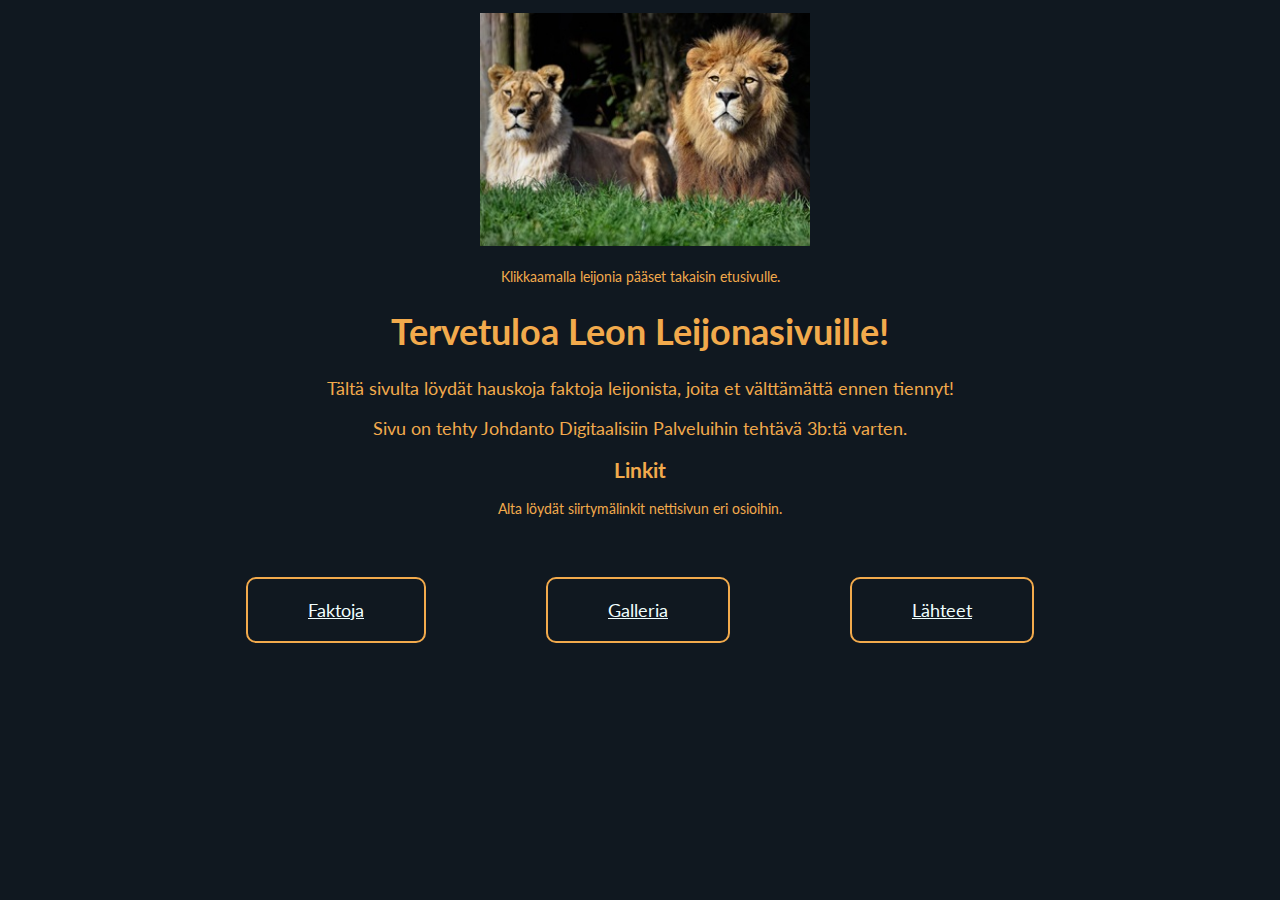
<file: index.html>
<!doctype html>
<html lang="fi">
<head>
  <meta charset="utf-8">
  <meta name="viewport" content="width=device-width, initial-scale=1">
  <title>Leon Leijonasivut</title>
  <link rel="stylesheet" href="tyyli.css">
</head>


<body>
  <header>
    <div>
      <a href="index.html">
        <div> <img src="kuvat/jellona.jpg" alt="leijona" class="pääsivunleijona"></div>
      </a>
    <div>
      <p>Klikkaamalla leijonia pääset takaisin etusivulle.</p>
    </div>
    </div>
  </header>

  <main>
    <div class="container hero">
      <section>
        <div class="indexinfo">
        <h1>Tervetuloa Leon Leijonasivuille!</h1>
        <p>Tältä sivulta löydät hauskoja faktoja leijonista, joita et välttämättä ennen tiennyt!</p>
        <p>Sivu on tehty Johdanto Digitaalisiin Palveluihin tehtävä 3b:tä varten.
        </p>
        </div>
        <div class="grid">
          <div class="card">
            <h2>Linkit</h2>
            <p>Alta löydät siirtymälinkit nettisivun eri osioihin.
            </p>
          </div>
        </div>
      </section>

      <aside>
        <div class="linkit">
          <ul>
            <li><a href="faktasivu.html">Faktoja</a></li>
            <li><a href="galleriasivu.html">Galleria</a></li>
            <li><a href="lahdesivu.html">Lähteet</a></li>
          </ul>
        </div>
      </aside>
    </div>
  </main>
  </body>
</file>
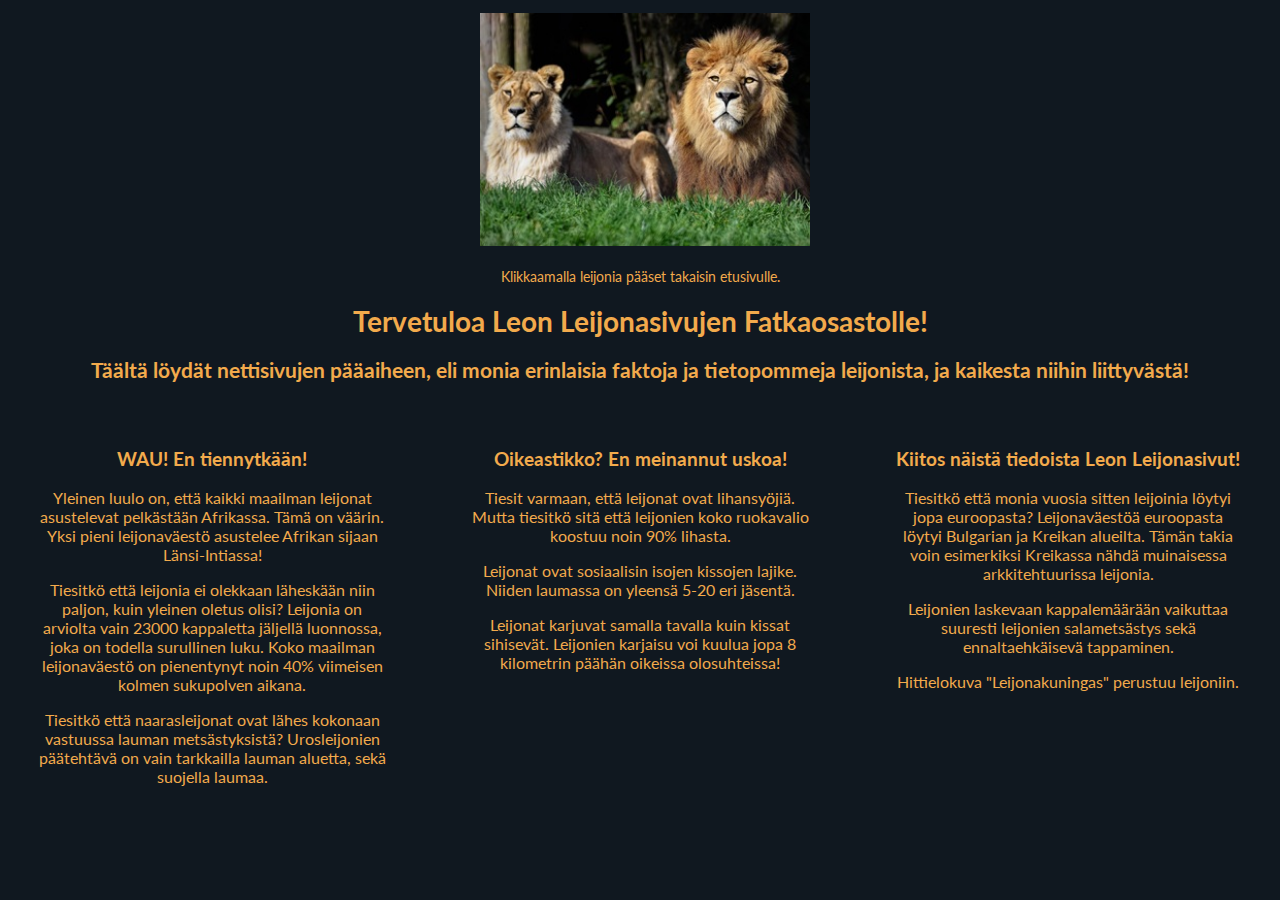
<file: faktasivu.html>
<!doctype html>
<html lang="fi">
<head>
  <meta charset="utf-8">
  <meta name="viewport" content="width=device-width, initial-scale=1">
  <title>Leon Leijonasivut - Faktat</title>
  <link rel="stylesheet" href="tyyli.css">
</head>

<body>
  <header>
    <div>
      <a href="index.html">
        <div> <img src="kuvat/jellona.jpg" alt="leijona" class="pääsivunleijona"></div>
      </a>
    <div>
      <p>Klikkaamalla leijonia pääset takaisin etusivulle.</p>
    </div>
    </div>
  </header>
  <main>
    <div class="tervetuloa">
      <h1>Tervetuloa Leon Leijonasivujen Fatkaosastolle!</h1>
        <h2>Täältä löydät nettisivujen pääaiheen, eli monia erinlaisia faktoja ja tietopommeja leijonista, ja kaikesta niihin liittyvästä!</h2>
    </div>
  <div class="faktat">
      <div class="f1">
        <h3>WAU! En tiennytkään!</h3>
        <p>Yleinen luulo on, että kaikki maailman leijonat asustelevat pelkästään Afrikassa. Tämä on väärin. Yksi pieni leijonaväestö asustelee Afrikan sijaan Länsi-Intiassa!</p>
        <p>Tiesitkö että leijonia ei olekkaan läheskään niin paljon, kuin yleinen oletus olisi? Leijonia on arviolta vain 23000 kappaletta jäljellä luonnossa, joka on todella surullinen luku. Koko maailman leijonaväestö on pienentynyt noin 40% viimeisen kolmen sukupolven aikana.</p>
        <p>Tiesitkö että naarasleijonat ovat lähes kokonaan vastuussa lauman metsästyksistä? Urosleijonien päätehtävä on vain tarkkailla lauman aluetta, sekä suojella laumaa.</p>
      </div>
      <div class="f2">
        <h3>Oikeastikko? En meinannut uskoa!</h3>
        <p>Tiesit varmaan, että leijonat ovat lihansyöjiä. Mutta tiesitkö sitä että leijonien koko ruokavalio koostuu noin 90% lihasta.</p>
        <p>Leijonat ovat sosiaalisin isojen kissojen lajike. Niiden laumassa on yleensä 5-20 eri jäsentä.</p>
        <p>Leijonat karjuvat samalla tavalla kuin kissat sihisevät. Leijonien karjaisu voi kuulua jopa 8 kilometrin päähän oikeissa olosuhteissa!</p>
      </div>
      <div class="f3">
        <h3>Kiitos näistä tiedoista Leon Leijonasivut!</h3>
        <p>Tiesitkö että monia vuosia sitten leijoinia löytyi jopa euroopasta? Leijonaväestöä euroopasta löytyi Bulgarian ja Kreikan alueilta. Tämän takia voin esimerkiksi Kreikassa nähdä muinaisessa arkkitehtuurissa leijonia.</p>
        <p>Leijonien laskevaan kappalemäärään vaikuttaa suuresti leijonien salametsästys sekä ennaltaehkäisevä tappaminen.</p>
        <p>Hittielokuva "Leijonakuningas" perustuu leijoniin.</p>
      </div>
  </div>
  </main>
</body>
</file>
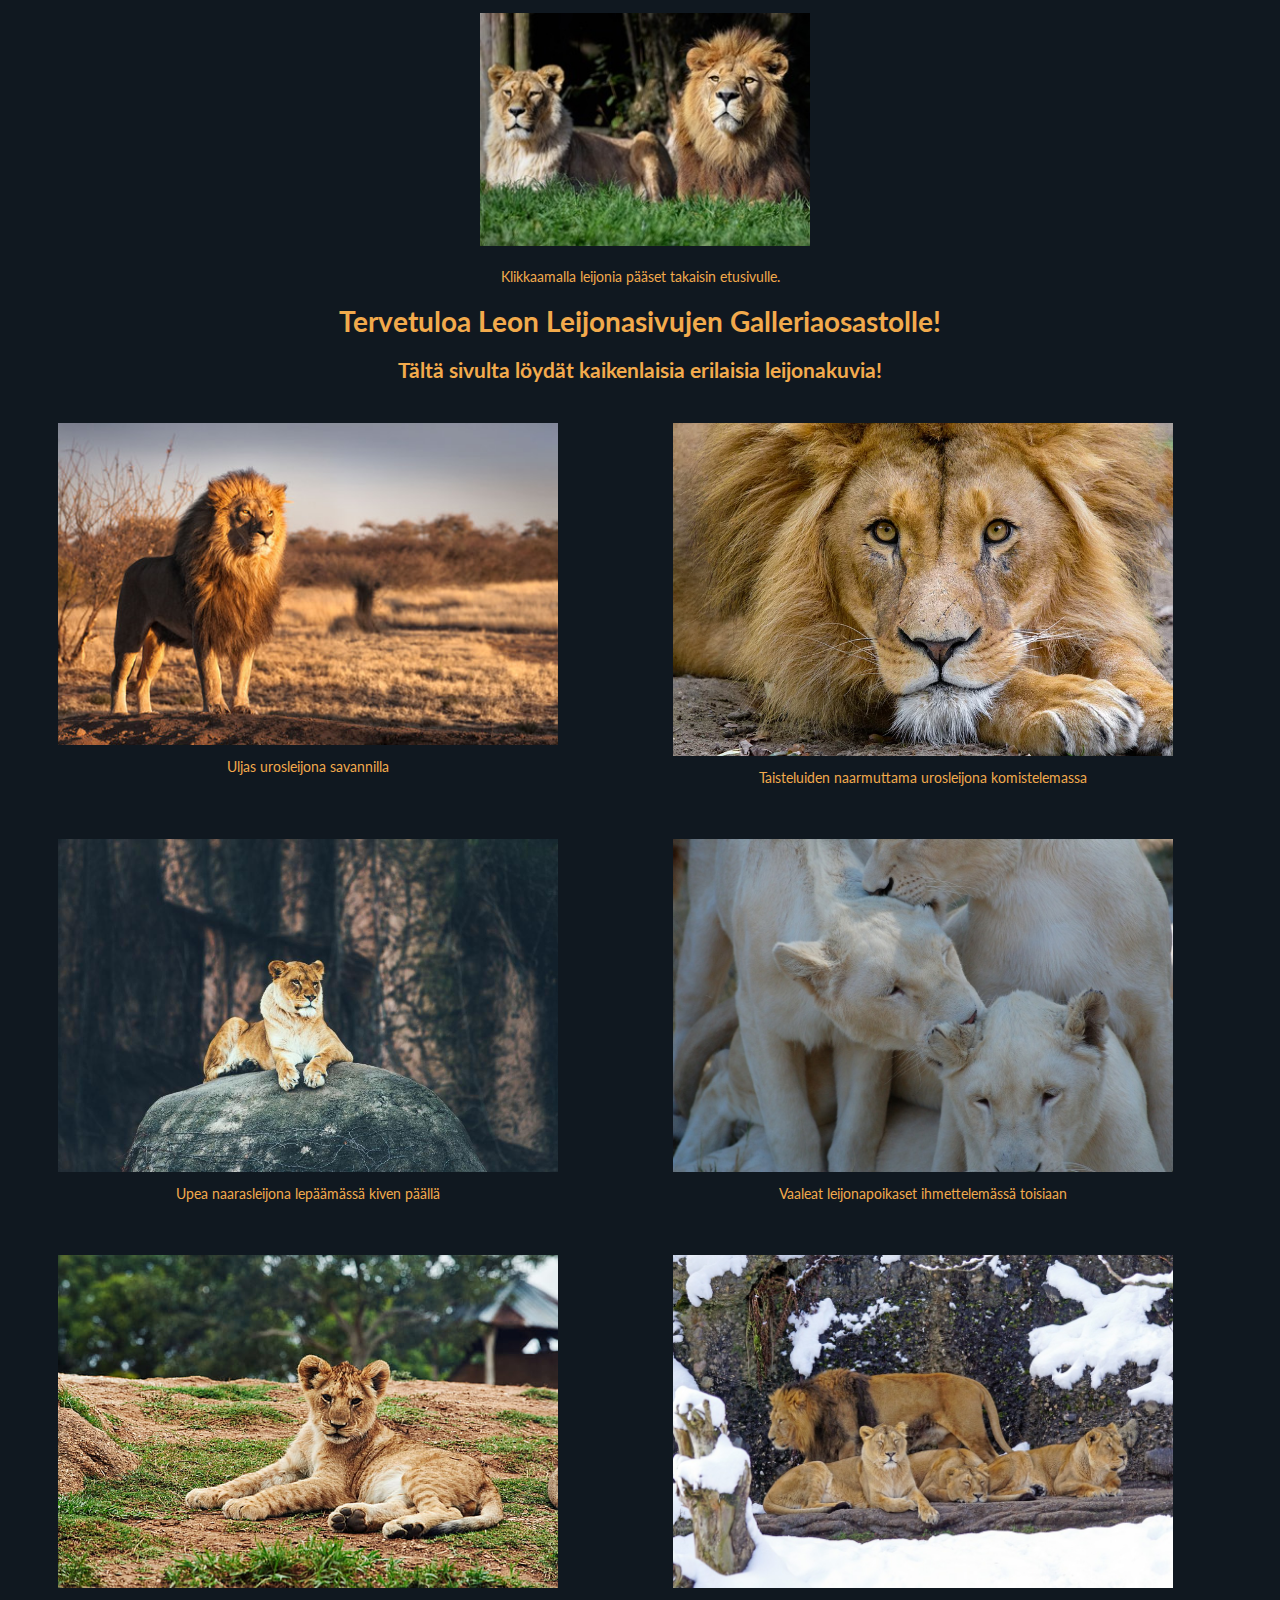
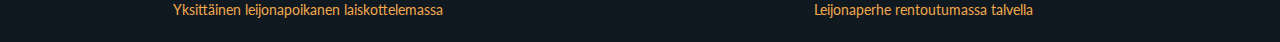
<file: galleriasivu.html>
<!doctype html>
<html lang="fi">
<head>
  <meta charset="utf-8">
  <meta name="viewport" content="width=device-width, initial-scale=1">
  <title>Leon Leijonasivut - Galleria</title>
  <link rel="stylesheet" href="tyyli.css">
</head>

<body>
  <header>
    <div>
      <a href="index.html">
        <div> <img src="kuvat/jellona.jpg" alt="leijona" class="pääsivunleijona"></div>
      </a>
    <div>
      <p>Klikkaamalla leijonia pääset takaisin etusivulle.</p>
    </div>
    </div>
  </header>
  <main>
    <h1>Tervetuloa Leon Leijonasivujen Galleriaosastolle!</h1>
      <h2>Tältä sivulta löydät kaikenlaisia erilaisia leijonakuvia!</h2>
    <div class="galleria">
      <figure>
        <img src="kuvat/jellona2.jpg" alt="kuva1">
        <figcaption>Uljas urosleijona savannilla</figcaption>
      </figure>
      <figure>
        <img src="kuvat/jellona3.jpeg" alt="kuva2">
        <figcaption>Taisteluiden naarmuttama urosleijona komistelemassa</figcaption>
      </figure>
      <figure>
        <img src="kuvat/jellona4.jpg" alt="kuva3">
        <figcaption>Leijonalauma pitämässä yhtä</figcaption>
      </figure>
      <figure>
        <img src="kuvat/jellona5.jpg" alt="kuva4">
        <figcaption>Upea naarasleijona lepäämässä kiven päällä</figcaption>
      </figure>
      <figure>
        <img src="kuvat/jellona6keskelle.jpg" alt="kuva5">
        <figcaption>Vaaleat leijonapoikaset ihmettelemässä toisiaan</figcaption>
      </figure>
      <figure>
        <img src="kuvat/jellona7.jpg" alt="kuva6">
        <figcaption>Naarasleijona haukottelemassa</figcaption>
      </figure>
      <figure>
        <img src="kuvat/jellona8.jpg" alt="kuva7">
        <figcaption>Yksittäinen leijonapoikanen laiskottelemassa</figcaption>
      </figure>
      <figure>
        <img src="kuvat/jellona9.jpg" alt="kuva8">
        <figcaption>Leijonaperhe rentoutumassa talvella</figcaption>
      </figure>
      <figure>
        <img src="kuvat/leijona10.jpg" alt="kuva9">
        <figcaption>Naarasleijona valmiina tuhoamaan ja raatelemaan</figcaption>
      </figure>
    </div>
  </main>
</file>
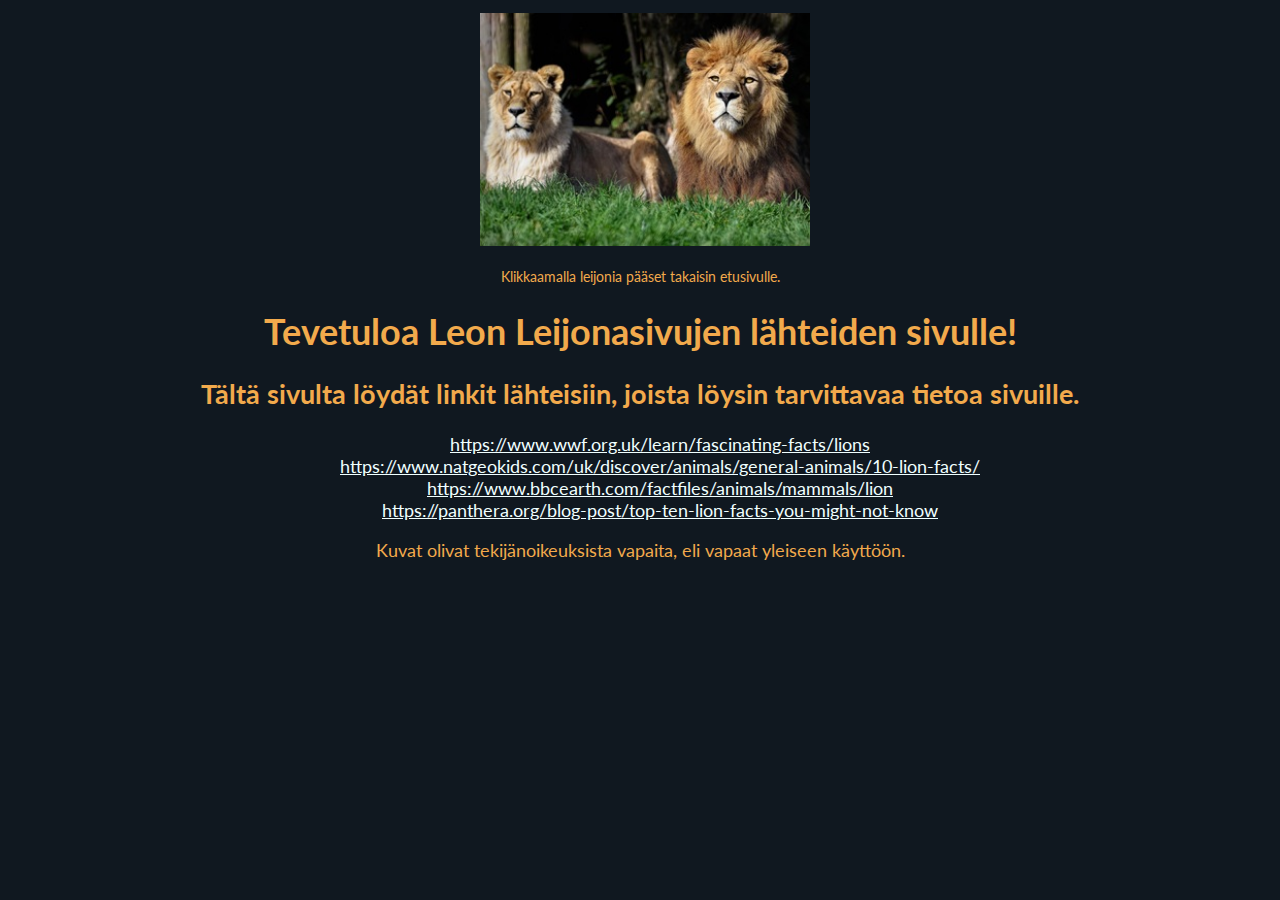
<file: lahdesivu.html>
<!doctype html>
<html lang="fi">
<head>
  <meta charset="utf-8">
  <meta name="viewport" content="width=device-width, initial-scale=1">
  <title>Leon Leijonasivut - Lähteet</title>
  <link rel="stylesheet" href="tyyli.css">
</head>

<body>
  <header>
    <div>
      <a href="index.html">
        <div><img src="kuvat/jellona.jpg" alt="leijona" class="pääsivunleijona"></div>
      </a>
    </div>
    <div>
      <p>Klikkaamalla leijonia pääset takaisin etusivulle.</p>
    </div>
    <div class="lähteet">
      <h1>Tevetuloa Leon Leijonasivujen lähteiden sivulle!</h1>
        <h2>Tältä sivulta löydät linkit lähteisiin, joista löysin tarvittavaa tietoa sivuille.</h2>
          <ul style="list-style-type: none;">
            <li><a href="https://www.wwf.org.uk/learn/fascinating-facts/lions" target="_blank" rel="noopener noreferrer">https://www.wwf.org.uk/learn/fascinating-facts/lions</a></li>
            <li><a href="https://www.natgeokids.com/uk/discover/animals/general-animals/10-lion-facts/" target="_blank" rel="noopener noreferrer">https://www.natgeokids.com/uk/discover/animals/general-animals/10-lion-facts/</a></li>
            <li><a href="https://www.bbcearth.com/factfiles/animals/mammals/lion" target="_blank" rel="noopener noreferrer">https://www.bbcearth.com/factfiles/animals/mammals/lion</a></li>
            <li><a href="https://panthera.org/blog-post/top-ten-lion-facts-you-might-not-know" target="_blank" rel="noopener noreferrer">https://panthera.org/blog-post/top-ten-lion-facts-you-might-not-know</a></li>
            </ul>
            <p>Kuvat olivat tekijänoikeuksista vapaita, eli vapaat yleiseen käyttöön.</p>
    </div>
  </header>
</body>
</file>
<file: tyyli.css>
@import url('https://fonts.googleapis.com/css2?family=Lato:ital,wght@0,100;0,300;0,400;0,700;0,900;1,100;1,300;1,400;1,700;1,900&display=swap');

body {
  text-align: center;
  font-family: "Lato", sans-serif;
  color: rgb(242, 170, 76);
  background-color: rgb(16, 24, 32);
  font-size: 14px;
}

a img {
    display: inline-block;
    width: auto;
    height: auto;
}

a {
    display: inline-block;
    color: #F0FFFF;
}

.indexinfo {
    font-size: large
}

.pääsivunleijona {
    width: 100%;
    max-width: 500px;
    height: auto;
    padding: 5px;
}

.linkit ul {
    display: flex;             
    justify-content: center;   
    gap: 120px;                  
    list-style: none;          
    padding: 30px;
    margin: 30px;
    font-size: large
}

.linkit li {
    border: 2px solid;
    border-radius: 10px;
}

.linkit li a {
    display: block;
    padding: 20px 60px;
}

.faktat {
    display: flex;
    justify-content: center;
    align-items: flex-start;
    gap: 20px;
    font-size: medium;
}

.f1, .f2, .f3 {
    width: 350px;
    padding: 15px;
    margin: 15px auto;
}

.galleria {
    display: grid;
    grid-template-columns: repeat(3, 1fr);
    gap: 15px;
}

.galleria img {
    width: 500px;
    height: auto;
    padding: 10px;
}

.lähteet {
    font-size: large
}


@media (max-width:1240px) {
    .galleria {
        grid-template-columns: repeat(2, 1fr);
    }
}

@media (max-width: 700px) {
    .burger {
        display: block;
    }

    .galleria {
        grid-template-columns: 1fr;
    }

    .faktat, .linkit ul {
        flex-direction: column;
        align-items: center;
    }

    .f1, .f2, .f3, .galleria img {
        width: 90%;
    }
}
</file>
